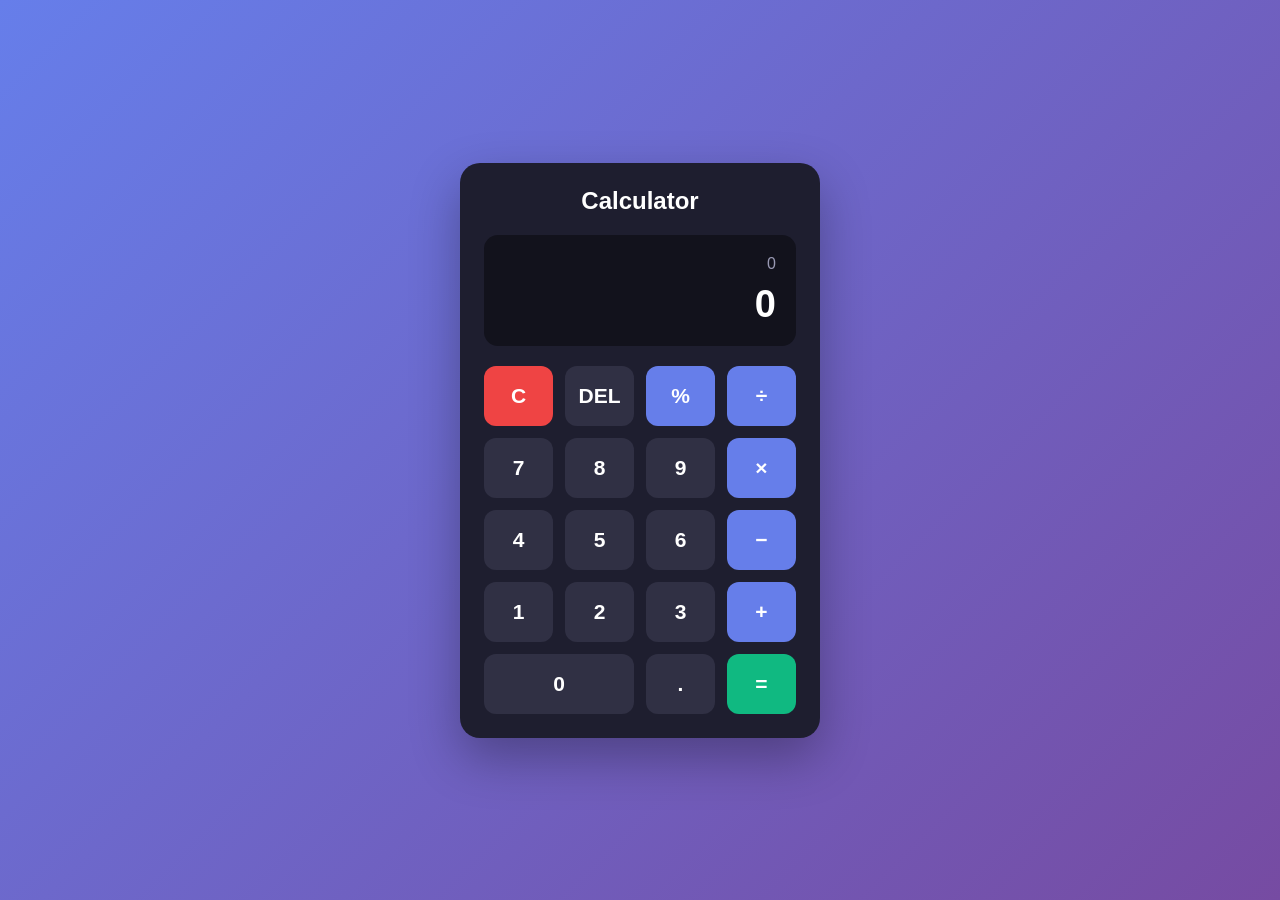
<file: calculator/index.html>
<!DOCTYPE html>
<html lang="en">
<head>
  <meta charset="UTF-8">
  <meta name="viewport" content="width=device-width, initial-scale=1.0">
  <title>Calculator</title>
  <link rel="stylesheet" href="style.css">
</head>
<body>

  <main class="calculator">
    <h1>Calculator</h1>

    <section class="display" aria-live="polite">
      <div id="expression">0</div>
      <div id="result">0</div>
    </section>

    <section class="buttons" aria-label="Calculator buttons">
      <button class="clear" data-action="clear">C</button>
      <button data-action="delete">DEL</button>
      <button class="operator" data-operation="%">%</button>
      <button class="operator" data-operation="/">÷</button>

      <button data-number="7">7</button>
      <button data-number="8">8</button>
      <button data-number="9">9</button>
      <button class="operator" data-operation="*">×</button>

      <button data-number="4">4</button>
      <button data-number="5">5</button>
      <button data-number="6">6</button>
      <button class="operator" data-operation="-">−</button>

      <button data-number="1">1</button>
      <button data-number="2">2</button>
      <button data-number="3">3</button>
      <button class="operator" data-operation="+">+</button>

      <button class="zero" data-number="0">0</button>
      <button data-number=".">.</button>
      <button class="equals" data-action="equals">=</button>
    </section>
  </main>

  <script src="script.js"></script>
</body>
</html>
</file>
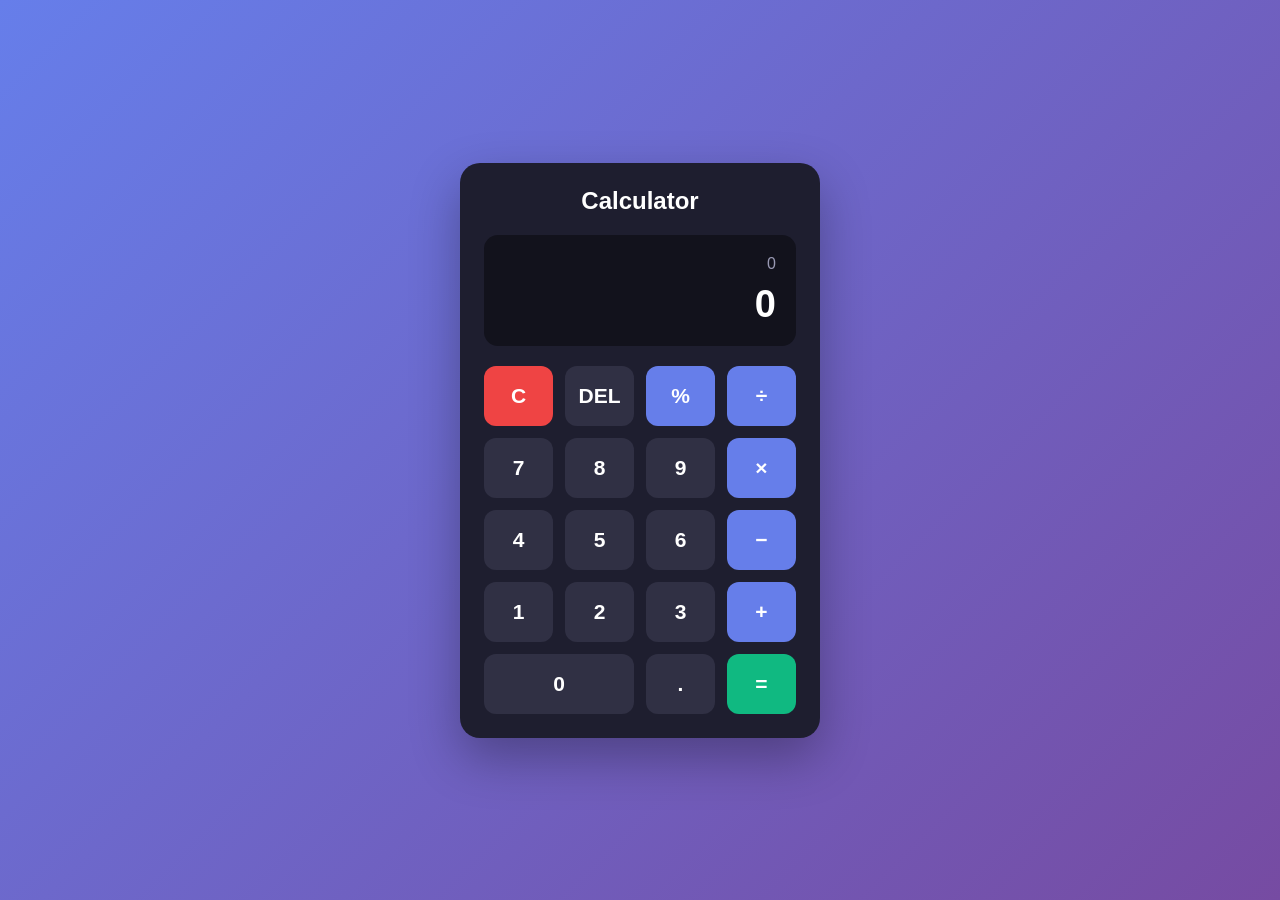
<file: WebDev-L2-Calculator/index.html>
<!DOCTYPE html>
<html lang="en">
<head>
  <meta charset="UTF-8">
  <meta name="viewport" content="width=device-width, initial-scale=1.0">
  <title>Calculator</title>
  <link rel="stylesheet" href="style.css">
</head>
<body>

  <main class="calculator">
    <h1>Calculator</h1>

    <section class="display" aria-live="polite">
      <div id="expression">0</div>
      <div id="result">0</div>
    </section>

    <section class="buttons" aria-label="Calculator buttons">
      <button class="clear" data-action="clear">C</button>
      <button data-action="delete">DEL</button>
      <button class="operator" data-operation="%">%</button>
      <button class="operator" data-operation="/">÷</button>

      <button data-number="7">7</button>
      <button data-number="8">8</button>
      <button data-number="9">9</button>
      <button class="operator" data-operation="*">×</button>

      <button data-number="4">4</button>
      <button data-number="5">5</button>
      <button data-number="6">6</button>
      <button class="operator" data-operation="-">−</button>

      <button data-number="1">1</button>
      <button data-number="2">2</button>
      <button data-number="3">3</button>
      <button class="operator" data-operation="+">+</button>

      <button class="zero" data-number="0">0</button>
      <button data-number=".">.</button>
      <button class="equals" data-action="equals">=</button>
    </section>
  </main>

  <script src="script.js"></script>
</body>
</html>
</file>
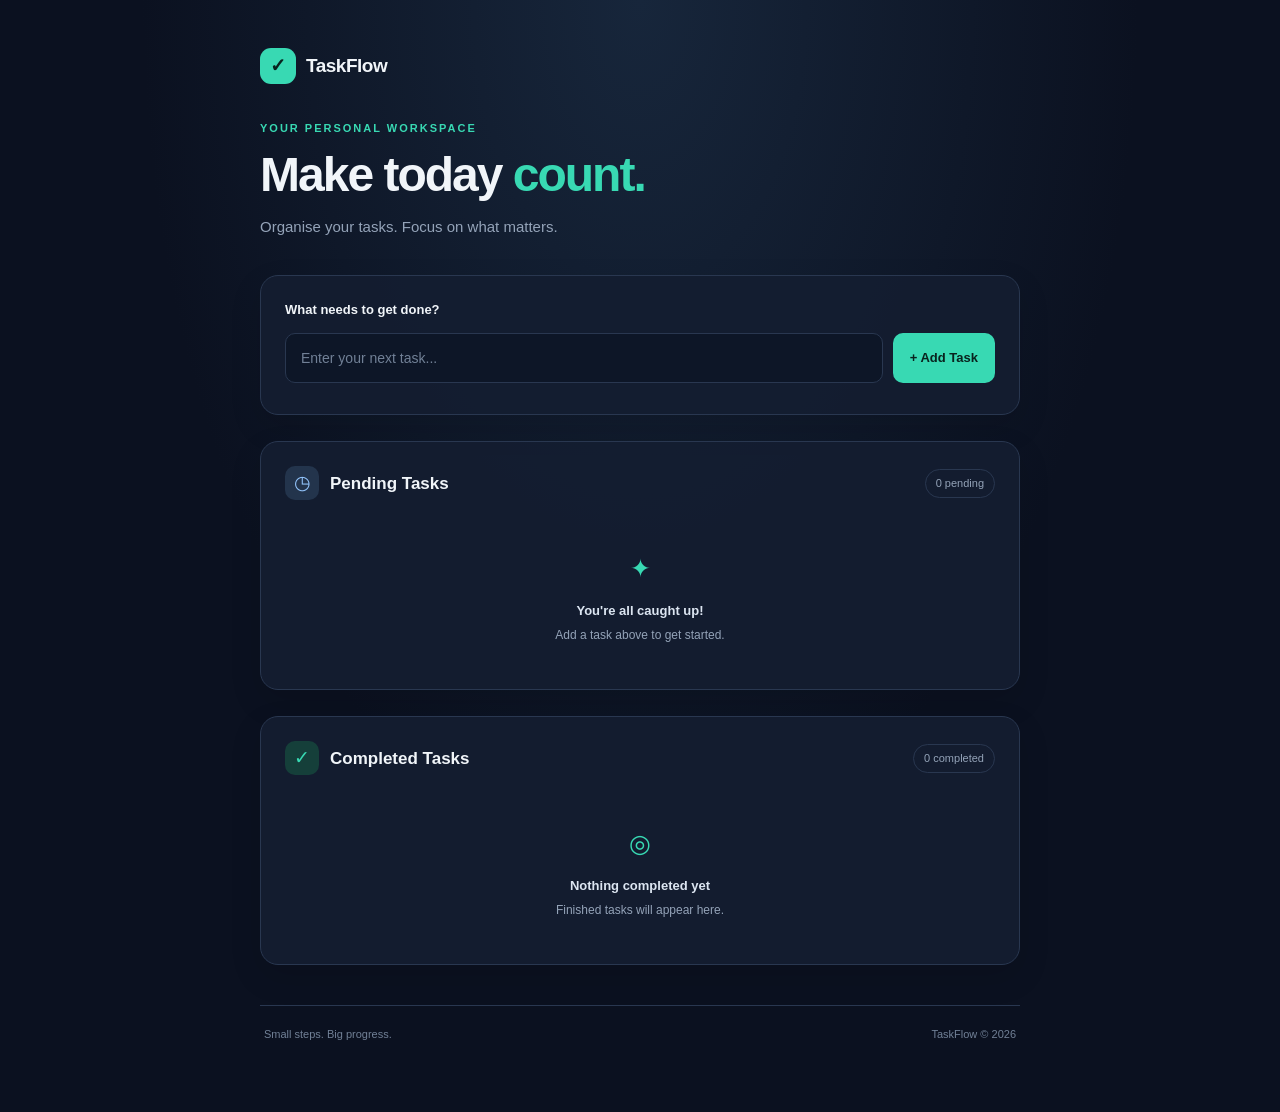
<file: WebDev-L2-To-Do Web/index.html>
<!DOCTYPE html>
<html lang="en">
<head>
    <meta charset="UTF-8">
    <meta name="viewport" content="width=device-width, initial-scale=1.0">
    <meta name="description" content="A simple, professional task management application.">
    <title>TaskFlow | To-Do App</title>
    <link rel="stylesheet" href="style.css">
    <script src="script.js" defer></script>
</head>
<body>
    <main class="app-container">
        <header class="app-header">
            <div class="brand">
                <span class="brand-icon">✓</span>
                <span>TaskFlow</span>
            </div>
            <p class="eyebrow">YOUR PERSONAL WORKSPACE</p>
            <h1>Make today <span>count.</span></h1>
            <p class="subtitle">Organise your tasks. Focus on what matters.</p>
        </header>

        <section class="task-input-section">
            <form id="task-form">
                <label for="task-input">What needs to get done?</label>
                <div class="input-row">
                    <input
                        type="text"
                        id="task-input"
                        placeholder="Enter your next task..."
                        maxlength="200"
                        autocomplete="off"
                        required
                    >
                    <button type="submit" class="add-button">+ Add Task</button>
                </div>
                <p id="form-message" class="form-message" aria-live="polite"></p>
            </form>
        </section>

        <section class="task-section" aria-labelledby="pending-heading">
            <div class="section-heading">
                <div class="heading-group">
                    <span class="section-icon pending-icon">◷</span>
                    <h2 id="pending-heading">Pending Tasks</h2>
                </div>
                <span id="pending-count" class="count-badge">0 pending</span>
            </div>
            <ul id="pending-list" class="task-list"></ul>
            <p id="pending-empty" class="empty-state">
                <span class="empty-icon">✦</span>
                <strong>You're all caught up!</strong>
                <span>Add a task above to get started.</span>
            </p>
        </section>

        <section class="task-section completed-section"
                 aria-labelledby="completed-heading">
            <div class="section-heading">
                <div class="heading-group">
                    <span class="section-icon completed-icon">✓</span>
                    <h2 id="completed-heading">Completed Tasks</h2>
                </div>
                <span id="completed-count" class="count-badge">0 completed</span>
            </div>
            <ul id="completed-list" class="task-list"></ul>
            <p id="completed-empty" class="empty-state">
                <span class="empty-icon">◎</span>
                <strong>Nothing completed yet</strong>
                <span>Finished tasks will appear here.</span>
            </p>
        </section>

        <footer class="app-footer">
            <p>Small steps. Big progress.</p>
            <span>TaskFlow &copy; 2026</span>
        </footer>
    </main>
</body>
</html>
</file>
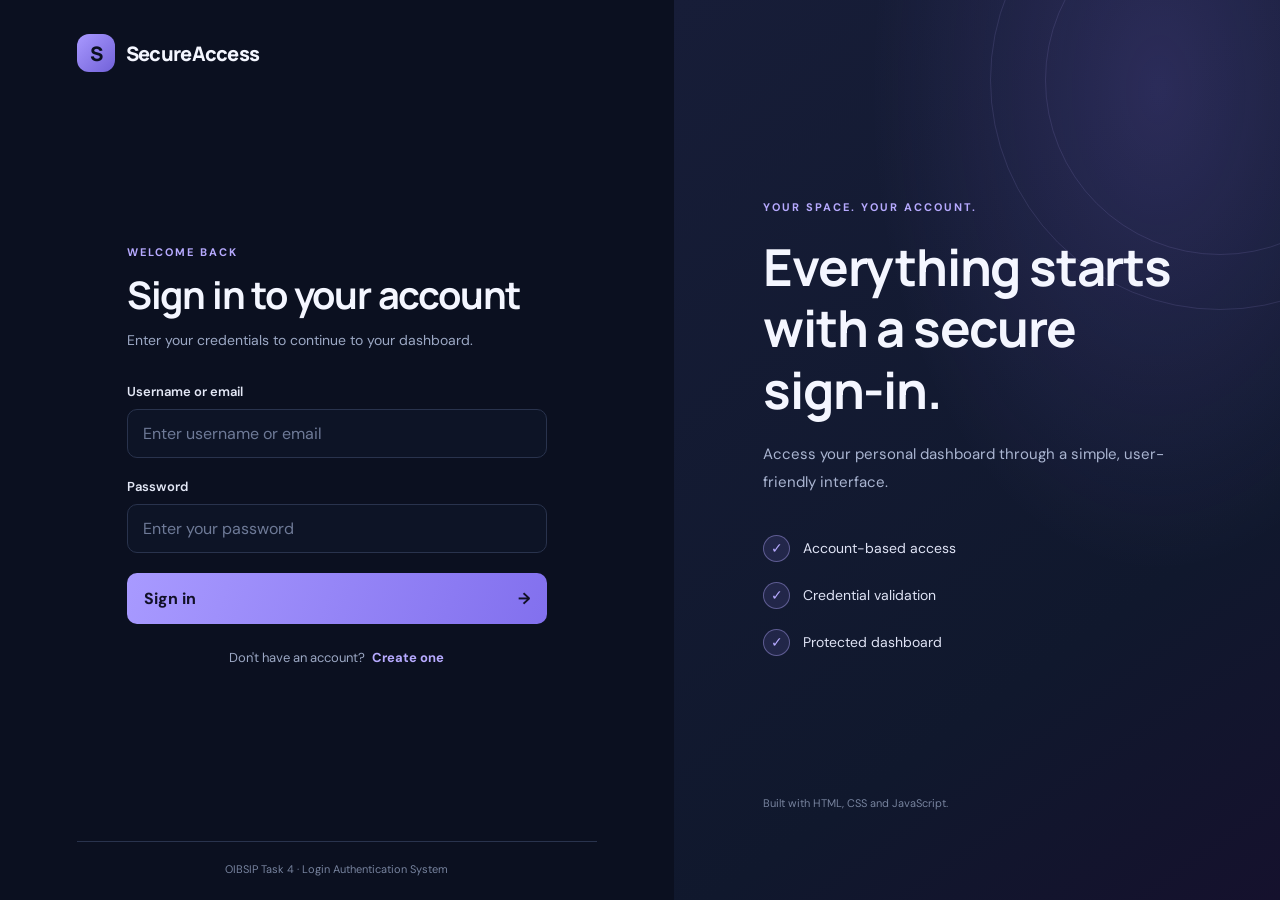
<file: WebDev-L2-Login Authentication System/dashboard.html>
<!DOCTYPE html>
<html lang="en">
<head>
    <meta charset="UTF-8">
    <meta name="viewport" content="width=device-width, initial-scale=1.0">
    <meta name="description" content="Your SecureAccess dashboard.">
    <title>Dashboard | SecureAccess</title>
    <link rel="stylesheet" href="style.css">
    <script src="script.js" defer></script>
</head>
<body class="dashboard-body">
    <header class="dashboard-header">
        <a class="brand" href="dashboard.html">
            <span class="brand-icon">S</span> SecureAccess
        </a>

        <button id="logoutButton" type="button" class="logout-button">
            Log out ↗
        </button>
    </header>

    <main class="dashboard-main">
        <section class="dashboard-welcome">
            <p class="eyebrow">YOUR PERSONAL SPACE</p>
            <h1>Welcome back, <span id="welcomeUsername">User</span>.</h1>
            <p class="subtitle">
                You have successfully signed in. Your dashboard is ready.
            </p>
        </section>

        <section class="dashboard-grid">
            <article class="dashboard-card profile-card">
                <div class="card-icon">◉</div>
                <p class="card-label">ACCOUNT PROFILE</p>
                <h2 id="profileUsername">User</h2>
                <p id="profileEmail" class="subtitle">Your registered email</p>
                <span class="status-pill">● Signed in</span>
            </article>

            <article class="dashboard-card">
                <div class="card-icon">✓</div>
                <p class="card-label">AUTHENTICATION</p>
                <h2>Access granted</h2>
                <p class="subtitle">
                    Your browser session is active. Log out when you finish.
                </p>
            </article>

            <article class="dashboard-card">
                <div class="card-icon">⌘</div>
                <p class="card-label">PROJECT DETAILS</p>
                <h2>OIBSIP Task 4</h2>
                <p class="subtitle">
                    Login Authentication System built with HTML, CSS and JavaScript.
                </p>
            </article>
        </section>

        <p class="dashboard-note">
            This is a demonstration dashboard for your internship project.
        </p>
    </main>

    <footer class="dashboard-footer">
        SecureAccess · OIBSIP Internship Project
    </footer>
</body>
</html>
</file>
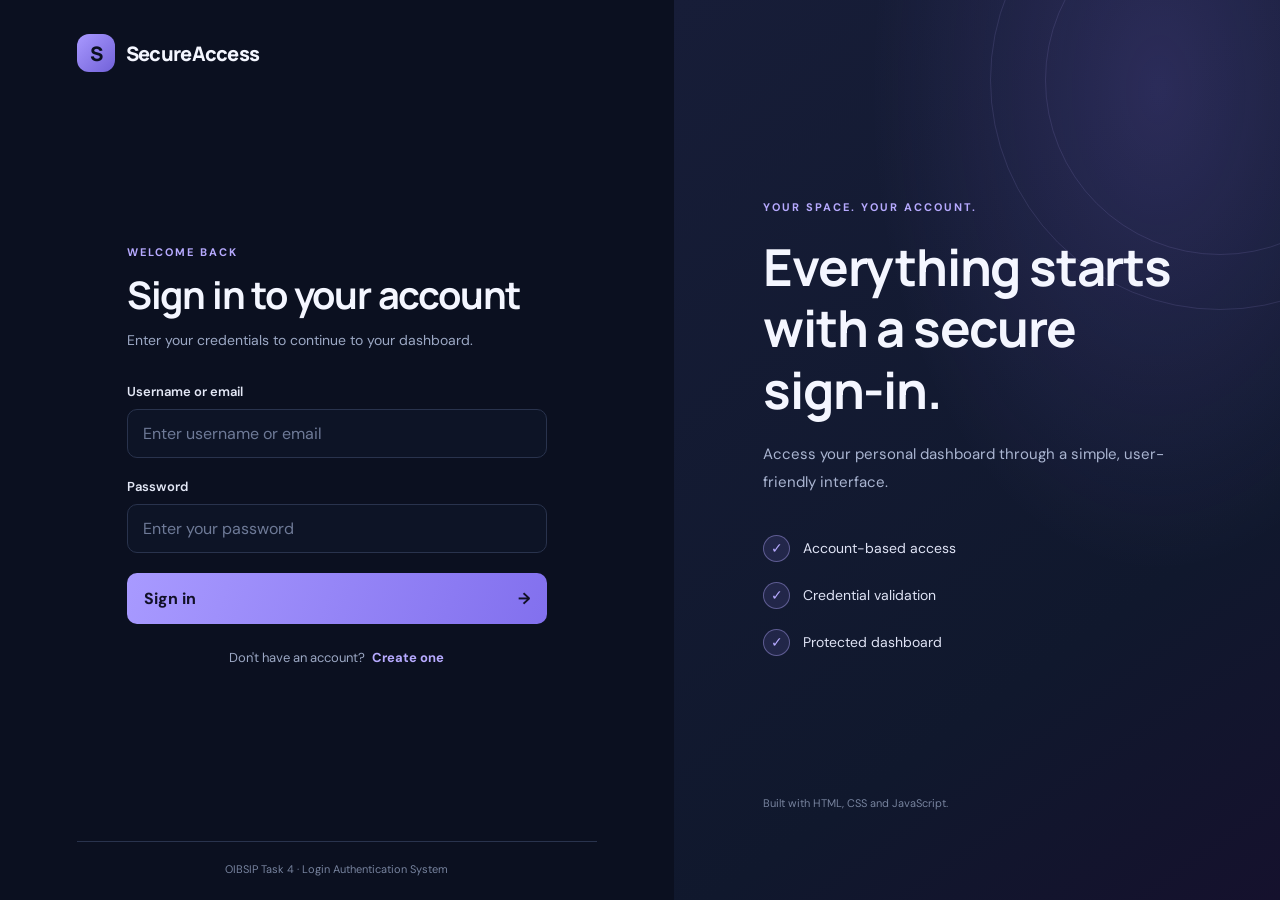
<file: WebDev-L2-Login Authentication System/login.html>
<!DOCTYPE html>
<html lang="en">
<head>
    <meta charset="UTF-8">
    <meta name="viewport" content="width=device-width, initial-scale=1.0">
    <meta name="description" content="Sign in to your SecureAccess account.">
    <title>Sign In | SecureAccess</title>
    <link rel="stylesheet" href="style.css">
    <script src="script.js" defer></script>
</head>
<body>
    <main class="auth-layout">
        <section class="auth-panel">
            <a class="brand" href="login.html">
                <span class="brand-icon">S</span> SecureAccess
            </a>

            <div class="auth-content">
                <p class="eyebrow">WELCOME BACK</p>
                <h1>Sign in to your account</h1>
                <p class="subtitle">Enter your credentials to continue to your dashboard.</p>

                <form id="loginForm" novalidate>
                    <div class="form-group">
                        <label for="loginIdentity">Username or email</label>
                        <input id="loginIdentity" name="identity" type="text"
                            placeholder="Enter username or email"
                            autocomplete="username" required>
                    </div>

                    <div class="form-group">
                        <label for="loginPassword">Password</label>
                        <input id="loginPassword" name="password" type="password"
                            placeholder="Enter your password"
                            autocomplete="current-password" required>
                    </div>

                    <p id="loginMessage" class="message"
                        role="alert" aria-live="polite"></p>

                    <button type="submit" class="primary-button">
                        Sign in <span aria-hidden="true">→</span>
                    </button>
                </form>

                <p class="auth-switch">
                    Don't have an account? <a href="register.html">Create one</a>
                </p>
            </div>

            <footer class="auth-footer">
                OIBSIP Task 4 · Login Authentication System
            </footer>
        </section>

        <aside class="welcome-panel">
            <div class="welcome-decoration decoration-one"></div>
            <div class="welcome-decoration decoration-two"></div>

            <div class="welcome-content">
                <span class="welcome-label">YOUR SPACE. YOUR ACCOUNT.</span>
                <h2>Everything starts with a secure sign-in.</h2>
                <p>Access your personal dashboard through a simple, user-friendly interface.</p>

                <div class="feature-list">
                    <div class="feature-item">
                        <span class="feature-check">✓</span>
                        <span>Account-based access</span>
                    </div>
                    <div class="feature-item">
                        <span class="feature-check">✓</span>
                        <span>Credential validation</span>
                    </div>
                    <div class="feature-item">
                        <span class="feature-check">✓</span>
                        <span>Protected dashboard</span>
                    </div>
                </div>
            </div>

            <p class="welcome-caption">Built with HTML, CSS and JavaScript.</p>
        </aside>
    </main>
</body>
</html>
</file>
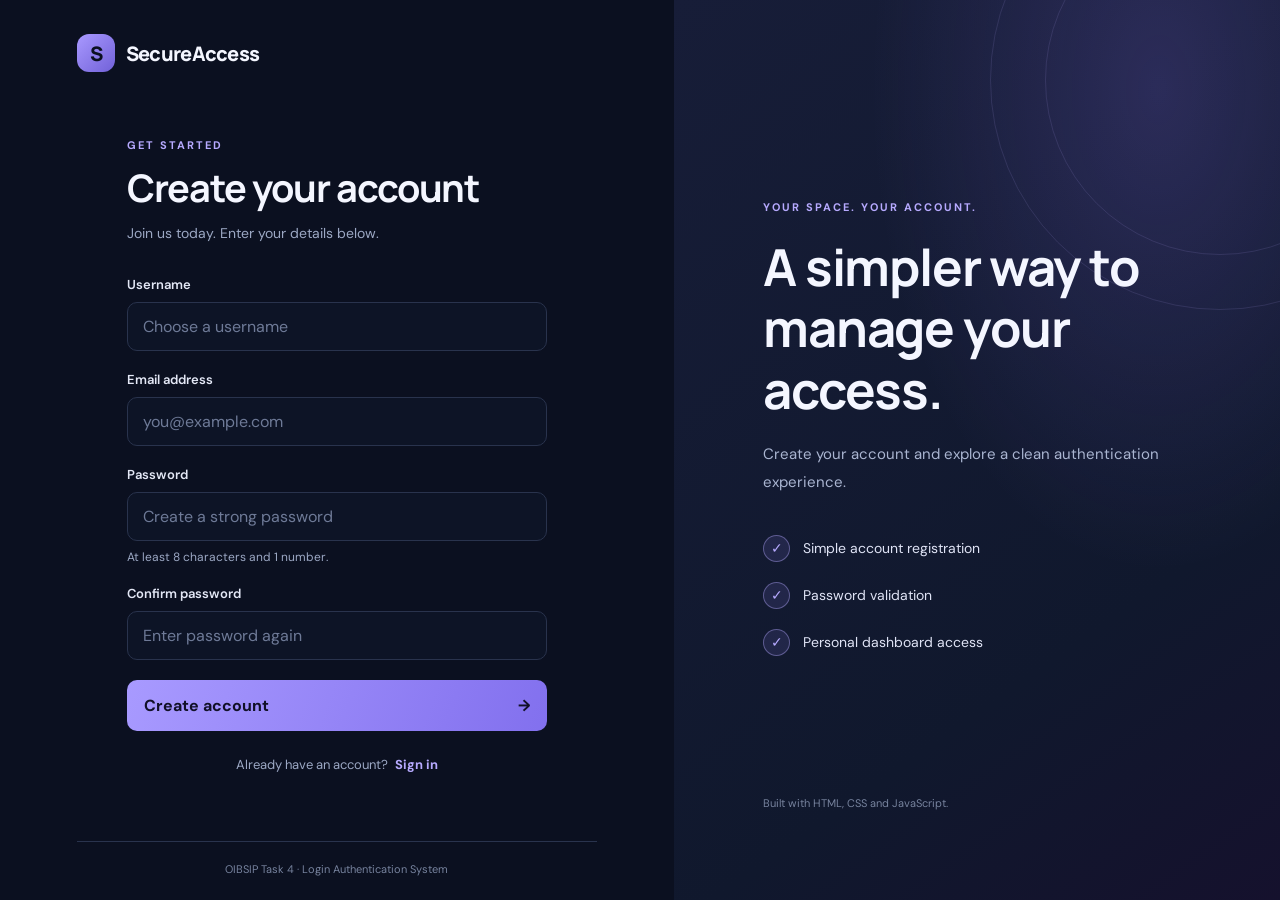
<file: WebDev-L2-Login Authentication System/register.html>
<!DOCTYPE html>
<html lang="en">
<head>
    <meta charset="UTF-8">
    <meta name="viewport" content="width=device-width, initial-scale=1.0">
    <meta name="description" content="Create your SecureAccess account.">
    <title>Create Account | SecureAccess</title>
    <link rel="stylesheet" href="style.css">
    <script src="script.js" defer></script>
</head>
<body>
    <main class="auth-layout">
        <section class="auth-panel">
            <a class="brand" href="register.html">
                <span class="brand-icon">S</span> SecureAccess
            </a>

            <div class="auth-content">
                <p class="eyebrow">GET STARTED</p>
                <h1>Create your account</h1>
                <p class="subtitle">Join us today. Enter your details below.</p>

                <form id="registerForm" novalidate>
                    <div class="form-group">
                        <label for="username">Username</label>
                        <input id="username" name="username" type="text"
                            placeholder="Choose a username"
                            autocomplete="username" required>
                    </div>

                    <div class="form-group">
                        <label for="email">Email address</label>
                        <input id="email" name="email" type="email"
                            placeholder="you@example.com"
                            autocomplete="email" required>
                    </div>

                    <div class="form-group">
                        <label for="password">Password</label>
                        <input id="password" name="password" type="password"
                            placeholder="Create a strong password"
                            autocomplete="new-password" required>
                        <p class="field-hint">At least 8 characters and 1 number.</p>
                    </div>

                    <div class="form-group">
                        <label for="confirmPassword">Confirm password</label>
                        <input id="confirmPassword" name="confirmPassword"
                            type="password" placeholder="Enter password again"
                            autocomplete="new-password" required>
                    </div>

                    <p id="registerMessage" class="message"
                        role="alert" aria-live="polite"></p>

                    <button type="submit" class="primary-button">
                        Create account <span aria-hidden="true">→</span>
                    </button>
                </form>

                <p class="auth-switch">
                    Already have an account? <a href="login.html">Sign in</a>
                </p>
            </div>

            <footer class="auth-footer">
                OIBSIP Task 4 · Login Authentication System
            </footer>
        </section>

        <aside class="welcome-panel">
            <div class="welcome-decoration decoration-one"></div>
            <div class="welcome-decoration decoration-two"></div>

            <div class="welcome-content">
                <span class="welcome-label">YOUR SPACE. YOUR ACCOUNT.</span>
                <h2>A simpler way to manage your access.</h2>
                <p>Create your account and explore a clean authentication experience.</p>

                <div class="feature-list">
                    <div class="feature-item">
                        <span class="feature-check">✓</span>
                        <span>Simple account registration</span>
                    </div>
                    <div class="feature-item">
                        <span class="feature-check">✓</span>
                        <span>Password validation</span>
                    </div>
                    <div class="feature-item">
                        <span class="feature-check">✓</span>
                        <span>Personal dashboard access</span>
                    </div>
                </div>
            </div>

            <p class="welcome-caption">Built with HTML, CSS and JavaScript.</p>
        </aside>
    </main>
</body>
</html>
</file>
<file: calculator/style.css>
* {
  box-sizing: border-box;
  margin: 0;
  padding: 0;
}

body {
  min-height: 100vh;
  display: flex;
  justify-content: center;
  align-items: center;
  padding: 20px;
  font-family: Arial, sans-serif;
  background: linear-gradient(135deg, #667eea, #764ba2);
}

.calculator {
  width: 100%;
  max-width: 360px;
  padding: 24px;
  border-radius: 20px;
  background: #1e1e2f;
  box-shadow: 0 20px 50px rgba(0, 0, 0, 0.3);
}

h1 {
  margin-bottom: 20px;
  text-align: center;
  color: white;
  font-size: 24px;
}

.display {
  min-height: 110px;
  display: flex;
  flex-direction: column;
  justify-content: flex-end;
  align-items: flex-end;
  gap: 8px;
  padding: 20px;
  margin-bottom: 20px;
  border-radius: 14px;
  background: #12121c;
  color: white;
  overflow: hidden;
  text-align: right;
}

#expression {
  width: 100%;
  min-height: 20px;
  color: #9999b3;
  font-size: 16px;
  overflow-wrap: anywhere;
}

#result {
  width: 100%;
  min-height: 42px;
  font-size: 38px;
  font-weight: bold;
  overflow-wrap: anywhere;
}

.buttons {
  display: grid;
  grid-template-columns: repeat(4, 1fr);
  gap: 12px;
}

button {
  min-height: 60px;
  border: none;
  border-radius: 12px;
  background: #303044;
  color: white;
  font-size: 21px;
  font-weight: bold;
  cursor: pointer;
  transition: 0.15s;
}

button:hover {
  background: #45455d;
}

button:active {
  transform: scale(0.94);
}

button:focus-visible {
  outline: 3px solid #a5b4fc;
  outline-offset: 2px;
}

.operator {
  background: #667eea;
}

.operator:hover {
  background: #7b8df0;
}

.clear {
  background: #ef4444;
}

.clear:hover {
  background: #f87171;
}

.equals {
  background: #10b981;
}

.equals:hover {
  background: #34d399;
}

.zero {
  grid-column: span 2;
}

@media (max-width: 400px) {
  .calculator {
    padding: 18px;
  }

  button {
    min-height: 55px;
  }

  #result {
    font-size: 32px;
  }
}
</file>
<file: WebDev-L2-Calculator/style.css>
* {
  box-sizing: border-box;
  margin: 0;
  padding: 0;
}

body {
  min-height: 100vh;
  display: flex;
  justify-content: center;
  align-items: center;
  padding: 20px;
  font-family: Arial, sans-serif;
  background: linear-gradient(135deg, #667eea, #764ba2);
}

.calculator {
  width: 100%;
  max-width: 360px;
  padding: 24px;
  border-radius: 20px;
  background: #1e1e2f;
  box-shadow: 0 20px 50px rgba(0, 0, 0, 0.3);
}

h1 {
  margin-bottom: 20px;
  text-align: center;
  color: white;
  font-size: 24px;
}

.display {
  min-height: 110px;
  display: flex;
  flex-direction: column;
  justify-content: flex-end;
  align-items: flex-end;
  gap: 8px;
  padding: 20px;
  margin-bottom: 20px;
  border-radius: 14px;
  background: #12121c;
  color: white;
  overflow: hidden;
  text-align: right;
}

#expression {
  width: 100%;
  min-height: 20px;
  color: #9999b3;
  font-size: 16px;
  overflow-wrap: anywhere;
}

#result {
  width: 100%;
  min-height: 42px;
  font-size: 38px;
  font-weight: bold;
  overflow-wrap: anywhere;
}

.buttons {
  display: grid;
  grid-template-columns: repeat(4, 1fr);
  gap: 12px;
}

button {
  min-height: 60px;
  border: none;
  border-radius: 12px;
  background: #303044;
  color: white;
  font-size: 21px;
  font-weight: bold;
  cursor: pointer;
  transition: 0.15s;
}

button:hover {
  background: #45455d;
}

button:active {
  transform: scale(0.94);
}

button:focus-visible {
  outline: 3px solid #a5b4fc;
  outline-offset: 2px;
}

.operator {
  background: #667eea;
}

.operator:hover {
  background: #7b8df0;
}

.clear {
  background: #ef4444;
}

.clear:hover {
  background: #f87171;
}

.equals {
  background: #10b981;
}

.equals:hover {
  background: #34d399;
}

.zero {
  grid-column: span 2;
}

@media (max-width: 400px) {
  .calculator {
    padding: 18px;
  }

  button {
    min-height: 55px;
  }

  #result {
    font-size: 32px;
  }
}
</file>
<file: WebDev-L2-To-Do Web/style.css>
:root {
    --background: #0b1120;
    --surface: #141d30;
    --surface-light: #1b2840;
    --border: #293750;
    --text: #f1f5f9;
    --muted: #94a3b8;
    --accent: #38d9b3;
    --accent-dark: #153f3a;
    --danger: #fb7185;
}

* {
    box-sizing: border-box;
    margin: 0;
    padding: 0;
}

body {
    min-height: 100vh;
    padding: 48px 20px;
    background:
        radial-gradient(ellipse at top, #17263b 0%, transparent 55%),
        var(--background);
    color: var(--text);
    font-family: "Segoe UI", Arial, sans-serif;
    line-height: 1.6;
}

button,
input {
    font: inherit;
}

button {
    cursor: pointer;
}

.app-container {
    width: 100%;
    max-width: 760px;
    margin: 0 auto;
}

.app-header {
    margin-bottom: 36px;
}

.brand {
    display: flex;
    align-items: center;
    gap: 10px;
    margin-bottom: 36px;
    font-size: 19px;
    font-weight: 750;
    letter-spacing: -0.5px;
}

.brand-icon {
    display: grid;
    width: 36px;
    height: 36px;
    place-items: center;
    border-radius: 11px;
    background: var(--accent);
    color: #08231e;
    font-weight: 900;
}

.eyebrow {
    margin-bottom: 8px;
    color: var(--accent);
    font-size: 11px;
    font-weight: 800;
    letter-spacing: 2px;
}

h1 {
    font-size: clamp(34px, 7vw, 48px);
    font-weight: 800;
    letter-spacing: -2px;
    line-height: 1.2;
}

h1 span {
    color: var(--accent);
}

.subtitle {
    margin-top: 12px;
    color: var(--muted);
    font-size: 15px;
}

.task-input-section,
.task-section {
    margin-bottom: 26px;
    padding: 24px;
    border: 1px solid var(--border);
    border-radius: 18px;
    background: rgba(20, 29, 48, 0.94);
    box-shadow: 0 12px 32px rgba(0, 0, 0, 0.12);
}

.task-input-section label {
    display: block;
    margin-bottom: 12px;
    font-size: 13px;
    font-weight: 650;
}

.input-row {
    display: flex;
    gap: 10px;
}

.input-row input {
    min-width: 0;
    flex: 1;
    padding: 13px 15px;
    border: 1px solid var(--border);
    border-radius: 10px;
    outline: none;
    background: #0d1627;
    color: var(--text);
    font-size: 14px;
}

.input-row input::placeholder {
    color: #718096;
}

.input-row input:focus,
.edit-input:focus {
    border-color: var(--accent);
    box-shadow: 0 0 0 3px rgba(56, 217, 179, 0.12);
}

.add-button {
    padding: 12px 17px;
    border: none;
    border-radius: 10px;
    background: var(--accent);
    color: #09231e;
    font-size: 13px;
    font-weight: 800;
    transition: transform 0.2s, background 0.2s;
}

.add-button:hover {
    background: #69e9ca;
    transform: translateY(-1px);
}

.form-message {
    min-height: 0;
    margin-top: 7px;
    color: var(--danger);
    font-size: 12px;
}

.section-heading {
    display: flex;
    align-items: center;
    justify-content: space-between;
    gap: 12px;
    margin-bottom: 20px;
}

.heading-group {
    display: flex;
    align-items: center;
    gap: 11px;
}

.section-heading h2 {
    font-size: 17px;
    font-weight: 750;
}

.section-icon {
    display: grid;
    width: 34px;
    height: 34px;
    place-items: center;
    border-radius: 10px;
    font-size: 19px;
}

.pending-icon {
    background: #23344c;
    color: #93c5fd;
}

.completed-icon {
    background: var(--accent-dark);
    color: var(--accent);
}

.count-badge {
    padding: 5px 10px;
    border: 1px solid var(--border);
    border-radius: 20px;
    color: var(--muted);
    font-size: 11px;
    white-space: nowrap;
}

.task-list {
    display: grid;
    gap: 11px;
    list-style: none;
}

.task-item {
    display: flex;
    align-items: flex-start;
    gap: 12px;
    padding: 15px;
    border: 1px solid var(--border);
    border-radius: 12px;
    background: #101a2b;
    animation: appear 0.2s ease-out;
}

@keyframes appear {
    from {
        opacity: 0;
        transform: translateY(5px);
    }

    to {
        opacity: 1;
        transform: translateY(0);
    }
}

.task-check {
    flex-shrink: 0;
    width: 19px;
    height: 19px;
    margin-top: 3px;
    accent-color: var(--accent);
    cursor: pointer;
}

.task-content {
    min-width: 0;
    flex: 1;
}

.task-text {
    overflow-wrap: anywhere;
    font-size: 14px;
    font-weight: 550;
}

.completed-task .task-text {
    color: #7f8ca2;
    text-decoration: line-through;
}

.task-time {
    display: block;
    margin-top: 5px;
    color: var(--muted);
    font-size: 11px;
}

.task-actions {
    display: flex;
    flex-wrap: wrap;
    justify-content: flex-end;
    gap: 6px;
}

.action-button {
    padding: 6px 9px;
    border: 1px solid var(--border);
    border-radius: 7px;
    background: var(--surface-light);
    color: #d5deeb;
    font-size: 11px;
    font-weight: 650;
    transition: background 0.2s;
}

.action-button:hover {
    background: #30405b;
}

.delete-button {
    color: #fda4af;
}

.delete-button:hover {
    border-color: #8e394d;
    background: #482333;
}

.edit-input {
    width: 100%;
    padding: 7px 9px;
    border: 1px solid var(--border);
    border-radius: 7px;
    outline: none;
    background: #0b1120;
    color: var(--text);
    font-size: 14px;
}

.empty-state {
    display: flex;
    align-items: center;
    flex-direction: column;
    gap: 4px;
    padding: 28px 12px 20px;
    color: var(--muted);
    text-align: center;
    font-size: 12px;
}

.empty-state[hidden] {
    display: none;
}

.empty-state strong {
    margin-top: 4px;
    color: #dce5f1;
    font-size: 13px;
}

.empty-icon {
    margin-bottom: 5px;
    color: var(--accent);
    font-size: 25px;
}

.completed-section {
    margin-bottom: 40px;
}

.app-footer {
    display: flex;
    justify-content: space-between;
    gap: 12px;
    padding: 20px 4px;
    border-top: 1px solid var(--border);
    color: #718096;
    font-size: 11px;
}

@media (max-width: 520px) {
    body {
        padding: 28px 14px;
    }

    .brand {
        margin-bottom: 28px;
    }

    .task-input-section,
    .task-section {
        padding: 17px;
        border-radius: 14px;
    }

    .input-row {
        flex-direction: column;
    }

    .add-button {
        width: 100%;
    }

    .section-heading h2 {
        font-size: 14px;
    }

    .task-item {
        flex-wrap: wrap;
    }

    .task-content {
        flex-basis: calc(100% - 35px);
    }

    .task-actions {
        width: 100%;
        padding-left: 30px;
        justify-content: flex-start;
    }

    .app-footer {
        flex-wrap: wrap;
    }
}
</file>
<file: WebDev-L2-Login Authentication System/style.css>
@import url('https://fonts.googleapis.com/css2?family=DM+Sans:wght@400;500;600;700&family=Manrope:wght@400;500;600;700;800&display=swap');

:root {
    --background: #0b1020;
    --surface: #11182b;
    --surface-light: #18223a;
    --text: #f4f6ff;
    --muted: #9ca8c4;
    --accent: #9b8cff;
    --accent-bright: #b7aaff;
    --border: #29334d;
    --success: #65d6a5;
    --danger: #ff8293;
}

* {
    box-sizing: border-box;
}

body {
    margin: 0;
    min-height: 100vh;
    background: var(--background);
    color: var(--text);
    font-family: 'DM Sans', sans-serif;
}

a {
    color: var(--accent-bright);
    text-decoration: none;
}

a:hover {
    color: #ffffff;
}

button,
input {
    font: inherit;
}

button,
a {
    -webkit-tap-highlight-color: transparent;
}

.auth-layout {
    display: grid;
    grid-template-columns: minmax(0, 1fr) minmax(0, 0.9fr);
    min-height: 100vh;
}

.auth-panel {
    display: flex;
    flex-direction: column;
    padding: 34px clamp(24px, 6vw, 88px) 24px;
}

.brand {
    display: inline-flex;
    align-items: center;
    gap: 11px;
    width: fit-content;
    color: var(--text);
    font-family: 'Manrope', sans-serif;
    font-size: 20px;
    font-weight: 800;
    letter-spacing: -0.7px;
}

.brand-icon {
    display: inline-grid;
    place-items: center;
    width: 38px;
    height: 38px;
    border-radius: 12px;
    background: linear-gradient(135deg, #a999ff, #7161d8);
    color: #0b1020;
    font-size: 20px;
    font-weight: 800;
}

.auth-content {
    width: 100%;
    max-width: 420px;
    margin: auto;
    padding: 48px 0;
}

.eyebrow,
.welcome-label {
    color: var(--accent-bright);
    font-size: 11px;
    font-weight: 700;
    letter-spacing: 2px;
}

h1,
h2 {
    font-family: 'Manrope', sans-serif;
    letter-spacing: -1.2px;
}

.auth-content h1 {
    margin: 13px 0 10px;
    font-size: clamp(28px, 3vw, 38px);
    line-height: 1.2;
}

.subtitle {
    color: var(--muted);
    font-size: 14px;
    line-height: 1.8;
}

.auth-content > .subtitle {
    margin: 0 0 30px;
}

.form-group {
    margin-bottom: 20px;
}

.form-group label {
    display: block;
    margin-bottom: 9px;
    color: #e4e8f6;
    font-size: 13px;
    font-weight: 600;
}

.form-group input {
    display: block;
    width: 100%;
    min-height: 49px;
    padding: 13px 15px;
    border: 1px solid var(--border);
    border-radius: 10px;
    outline: none;
    background: #0d1426;
    color: var(--text);
    transition: border-color 0.2s, box-shadow 0.2s;
}

.form-group input::placeholder {
    color: #6e7a97;
}

.form-group input:focus {
    border-color: var(--accent);
    box-shadow: 0 0 0 3px rgb(155 140 255 / 14%);
}

.field-hint {
    margin: 8px 0 0;
    color: var(--muted);
    font-size: 12px;
}

.message {
    display: none;
    margin: 12px 0 16px;
    padding: 11px 13px;
    border: 1px solid transparent;
    border-radius: 8px;
    font-size: 13px;
    line-height: 1.6;
}

.message.error {
    display: block;
    border-color: rgb(255 130 147 / 25%);
    background: rgb(255 130 147 / 8%);
    color: var(--danger);
}

.message.success {
    display: block;
    border-color: rgb(101 214 165 / 25%);
    background: rgb(101 214 165 / 8%);
    color: var(--success);
}

.primary-button {
    display: flex;
    align-items: center;
    justify-content: space-between;
    gap: 12px;
    width: 100%;
    min-height: 51px;
    padding: 14px 17px;
    border: 0;
    border-radius: 10px;
    background: linear-gradient(110deg, #a89aff, #8270ee);
    color: #111027;
    cursor: pointer;
    font-weight: 700;
    transition: filter 0.2s, transform 0.2s;
}

.primary-button:hover {
    filter: brightness(1.09);
    transform: translateY(-1px);
}

.primary-button:focus-visible,
.logout-button:focus-visible,
a:focus-visible {
    outline: 2px solid var(--accent-bright);
    outline-offset: 4px;
}

.auth-switch {
    margin-top: 25px;
    color: var(--muted);
    font-size: 13px;
    text-align: center;
}

.auth-switch a {
    margin-left: 4px;
    font-weight: 700;
}

.auth-footer {
    padding-top: 20px;
    border-top: 1px solid var(--border);
    color: #77839e;
    font-size: 11px;
    text-align: center;
}

.welcome-panel {
    position: relative;
    display: flex;
    flex-direction: column;
    justify-content: center;
    overflow: hidden;
    min-height: 100%;
    padding: clamp(30px, 7vw, 100px);
    background:
        radial-gradient(ellipse at 80% 10%, rgb(146 119 255 / 19%), transparent 42%),
        linear-gradient(145deg, #171d38, #10182d 70%, #15112d);
}

.welcome-content,
.welcome-caption {
    position: relative;
    z-index: 1;
}

.welcome-content {
    max-width: 480px;
    margin: auto 0;
}

.welcome-content h2 {
    max-width: 460px;
    margin: 20px 0;
    font-size: clamp(32px, 4vw, 51px);
    line-height: 1.2;
}

.welcome-content > p:not(.welcome-label) {
    max-width: 420px;
    color: #aab5d1;
    font-size: 15px;
    line-height: 1.9;
}

.feature-list {
    display: grid;
    gap: 20px;
    margin-top: 38px;
}

.feature-item {
    display: flex;
    align-items: center;
    gap: 13px;
    color: #dfe3f5;
    font-size: 14px;
}

.feature-check {
    display: grid;
    flex: 0 0 27px;
    place-items: center;
    width: 27px;
    height: 27px;
    border: 1px solid rgb(183 170 255 / 40%);
    border-radius: 50%;
    background: rgb(155 140 255 / 12%);
    color: var(--accent-bright);
}

.welcome-caption {
    margin: 35px 0 0;
    color: #77839e;
    font-size: 11px;
}

.welcome-decoration {
    position: absolute;
    border: 1px solid rgb(183 170 255 / 13%);
    border-radius: 50%;
    pointer-events: none;
}

.decoration-one {
    top: -150px;
    right: -170px;
    width: 460px;
    height: 460px;
}

.decoration-two {
    top: -95px;
    right: -115px;
    width: 350px;
    height: 350px;
}

/* Dashboard */

.dashboard-body {
    display: flex;
    flex-direction: column;
}

.dashboard-header {
    display: flex;
    align-items: center;
    justify-content: space-between;
    gap: 20px;
    padding: 22px clamp(20px, 6vw, 90px);
    border-bottom: 1px solid var(--border);
    background: #0e1527;
}

.logout-button {
    padding: 11px 17px;
    border: 1px solid var(--border);
    border-radius: 9px;
    background: var(--surface);
    color: var(--text);
    cursor: pointer;
    font-size: 13px;
    font-weight: 600;
}

.logout-button:hover {
    border-color: var(--accent);
    background: var(--surface-light);
}

.dashboard-main {
    width: min(1120px, 100%);
    margin: 0 auto;
    padding: 65px 25px;
}

.dashboard-welcome {
    margin-bottom: 36px;
}

.dashboard-welcome h1 {
    margin: 12px 0;
    font-size: clamp(30px, 5vw, 45px);
    overflow-wrap: anywhere;
}

.dashboard-grid {
    display: grid;
    grid-template-columns: repeat(3, minmax(0, 1fr));
    gap: 20px;
}

.dashboard-card {
    padding: 27px;
    border: 1px solid var(--border);
    border-radius: 16px;
    background: linear-gradient(145deg, #151e34, #101729);
}

.card-icon {
    display: grid;
    place-items: center;
    width: 43px;
    height: 43px;
    border: 1px solid rgb(155 140 255 / 25%);
    border-radius: 12px;
    background: rgb(155 140 255 / 10%);
    color: var(--accent-bright);
    font-size: 22px;
}

.card-label {
    margin-top: 25px;
    color: var(--muted);
    font-size: 10px;
    font-weight: 700;
    letter-spacing: 1.4px;
}

.dashboard-card h2 {
    margin: 12px 0;
    font-size: 22px;
    overflow-wrap: anywhere;
}

.dashboard-card .subtitle {
    overflow-wrap: anywhere;
}

.status-pill {
    display: inline-block;
    margin-top: 10px;
    padding: 8px 11px;
    border: 1px solid rgb(101 214 165 / 25%);
    border-radius: 20px;
    background: rgb(101 214 165 / 8%);
    color: var(--success);
    font-size: 12px;
}

.dashboard-note {
    margin-top: 28px;
    color: var(--muted);
    font-size: 12px;
    line-height: 1.8;
}

.dashboard-footer {
    margin-top: auto;
    padding: 25px;
    border-top: 1px solid var(--border);
    color: #77839e;
    font-size: 11px;
    text-align: center;
}

@media (max-width: 900px) {
    .auth-layout {
        grid-template-columns: 1fr;
    }

    .auth-panel {
        min-height: 100vh;
        padding-right: clamp(24px, 8vw, 70px);
        padding-left: clamp(24px, 8vw, 70px);
    }

    .welcome-panel {
        display: none;
    }

    .dashboard-grid {
        grid-template-columns: 1fr;
    }
}

@media (max-width: 480px) {
    .auth-panel {
        padding: 22px 20px;
    }

    .auth-content {
        padding: 40px 0;
    }

    .auth-content h1 {
        font-size: 29px;
    }

    .dashboard-header {
        padding: 17px 18px;
    }

    .brand {
        font-size: 17px;
    }

    .brand-icon {
        width: 34px;
        height: 34px;
    }

    .dashboard-main {
        padding: 42px 18px;
    }

    .dashboard-card {
        padding: 22px;
    }
}
</file>
